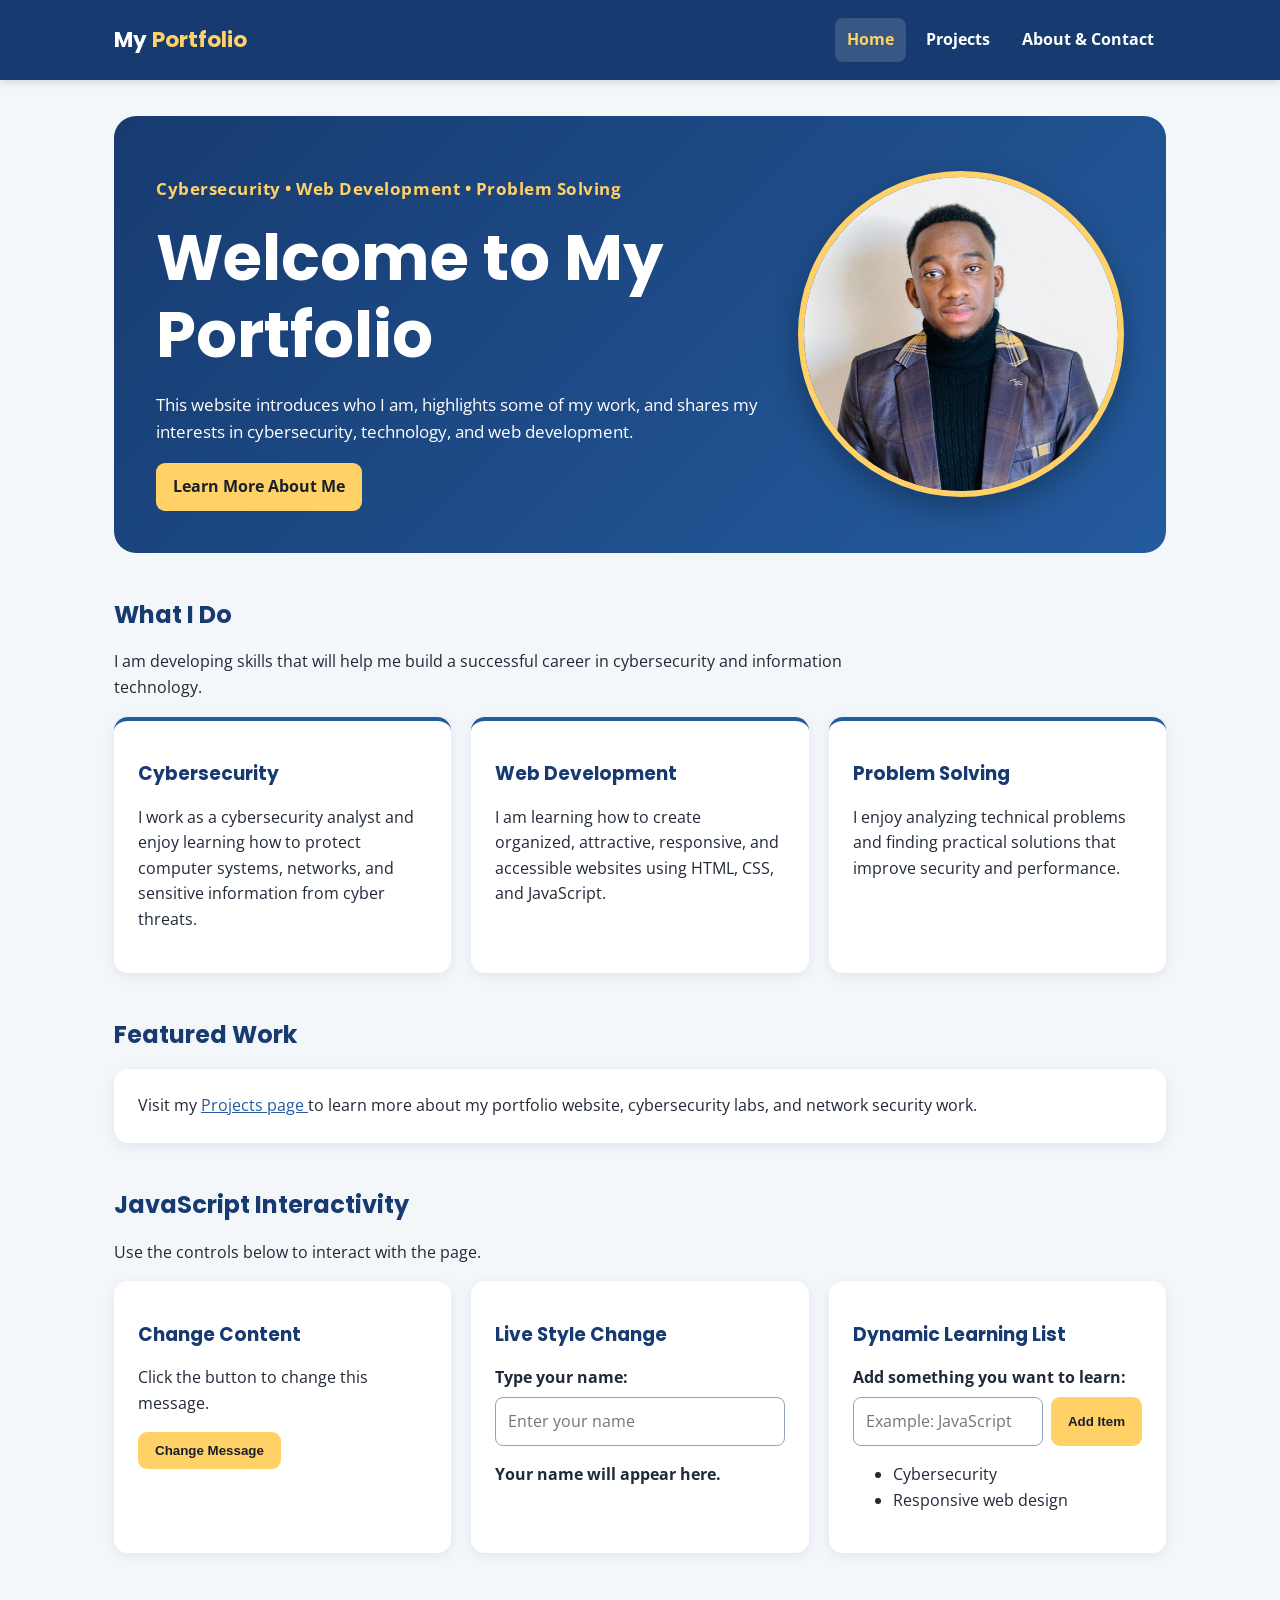
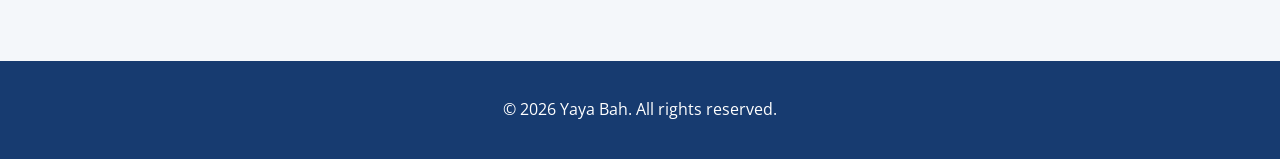
<file: index.html>
<!DOCTYPE html>
<html lang="en">
<head>
    <meta charset="UTF-8">
    <meta name="viewport" content="width=device-width, initial-scale=1.0">

    <title>Home | Yaya Bah Portfolio</title>

    <meta name="description"
          content="The personal portfolio website of cybersecurity student Yaya Bah.">

    <link rel="preconnect" href="https://fonts.googleapis.com">
    <link rel="preconnect"
          href="https://fonts.gstatic.com"
          crossorigin>

    <link href="https://fonts.googleapis.com/css2?family=Open+Sans:wght@400;600;700&family=Poppins:wght@600;700&display=swap"
          rel="stylesheet">

    <link rel="stylesheet" href="style.css">

    <script src="script.js" defer></script>
</head>

<body>

<a class="skip-link" href="#main-content">
    Skip to main content
</a>

<header>
    <div class="site-header">

        <p class="site-title">
            My <span>Portfolio</span>
        </p>

        <nav aria-label="Main navigation">

            <a href="index.html"
               class="active"
               aria-current="page">
                Home
            </a>

            <a href="projects.html">
                Projects
            </a>

            <a href="about.html">
                About &amp; Contact
            </a>

        </nav>

    </div>
</header>


<main id="main-content">

    <!-- HERO SECTION -->

    <section id="hero"
             aria-labelledby="hero-heading">

        <div class="hero-text">

            <p class="eyebrow">
                Cybersecurity • Web Development • Problem Solving
            </p>

            <h1 id="hero-heading">
                Welcome to My Portfolio
            </h1>

            <p>
                This website introduces who I am,
                highlights some of my work,
                and shares my interests in cybersecurity,
                technology, and web development.
            </p>

            <a class="button-link"
               href="about.html">
                Learn More About Me
            </a>

        </div>


        <!-- MY PHOTO -->

        <img src="me.jpeg"
             class="hero-photo"
             alt="Portrait of Yaya Bah">

    </section>


    <!-- SKILLS SECTION -->

    <section aria-labelledby="skills-heading">

        <h2 id="skills-heading">
            What I Do
        </h2>

        <p class="section-intro">
            I am developing skills that will help me
            build a successful career in cybersecurity
            and information technology.
        </p>


        <div class="feature-grid">

            <article class="feature-card">

                <h3>Cybersecurity</h3>

                <p>
                    I work as a cybersecurity analyst
                    and enjoy learning how to protect
                    computer systems, networks,
                    and sensitive information
                    from cyber threats.
                </p>

            </article>


            <article class="feature-card">

                <h3>Web Development</h3>

                <p>
                    I am learning how to create organized,
                    attractive, responsive, and accessible
                    websites using HTML, CSS, and JavaScript.
                </p>

            </article>


            <article class="feature-card">

                <h3>Problem Solving</h3>

                <p>
                    I enjoy analyzing technical problems
                    and finding practical solutions
                    that improve security and performance.
                </p>

            </article>

        </div>

    </section>


    <!-- FEATURED WORK -->

    <section aria-labelledby="featured-heading">

        <h2 id="featured-heading">
            Featured Work
        </h2>

        <p class="highlight">

            Visit my

            <a href="projects.html">
                Projects page
            </a>

            to learn more about my portfolio website,
            cybersecurity labs, and network security work.

        </p>

    </section>


    <!-- JAVASCRIPT SECTION -->

    <section id="interactive-demo"
             aria-labelledby="interactive-heading">

        <h2 id="interactive-heading">
            JavaScript Interactivity
        </h2>

        <p class="section-intro">
            Use the controls below to interact with the page.
        </p>


        <div class="interactive-grid">


            <!-- CHANGE MESSAGE -->

            <article class="interactive-card">

                <h3>Change Content</h3>

                <p id="welcome-message"
                   aria-live="polite">

                    Click the button to change this message.

                </p>

                <button id="change-message-button"
                        type="button">

                    Change Message

                </button>

            </article>


            <!-- NAME INTERACTION -->

            <article class="interactive-card">

                <h3>Live Style Change</h3>

                <label for="style-input">
                    Type your name:
                </label>

                <input id="style-input"
                       type="text"
                       placeholder="Enter your name">

                <p id="style-preview"
                   class="style-preview"
                   aria-live="polite">

                    Your name will appear here.

                </p>

            </article>


            <!-- DYNAMIC LIST -->

            <article class="interactive-card">

                <h3>Dynamic Learning List</h3>

                <label for="list-item-input">
                    Add something you want to learn:
                </label>


                <div class="list-controls">

                    <input id="list-item-input"
                           type="text"
                           placeholder="Example: JavaScript">

                    <button id="add-list-item-button"
                            type="button">

                        Add Item

                    </button>

                </div>


                <ul id="learning-list">

                    <li>Cybersecurity</li>

                    <li>Responsive web design</li>

                </ul>

            </article>

        </div>

    </section>

</main>


<footer>

    <p>
        &copy; 2026 Yaya Bah.
        All rights reserved.
    </p>

</footer>

</body>
</html>
</file>
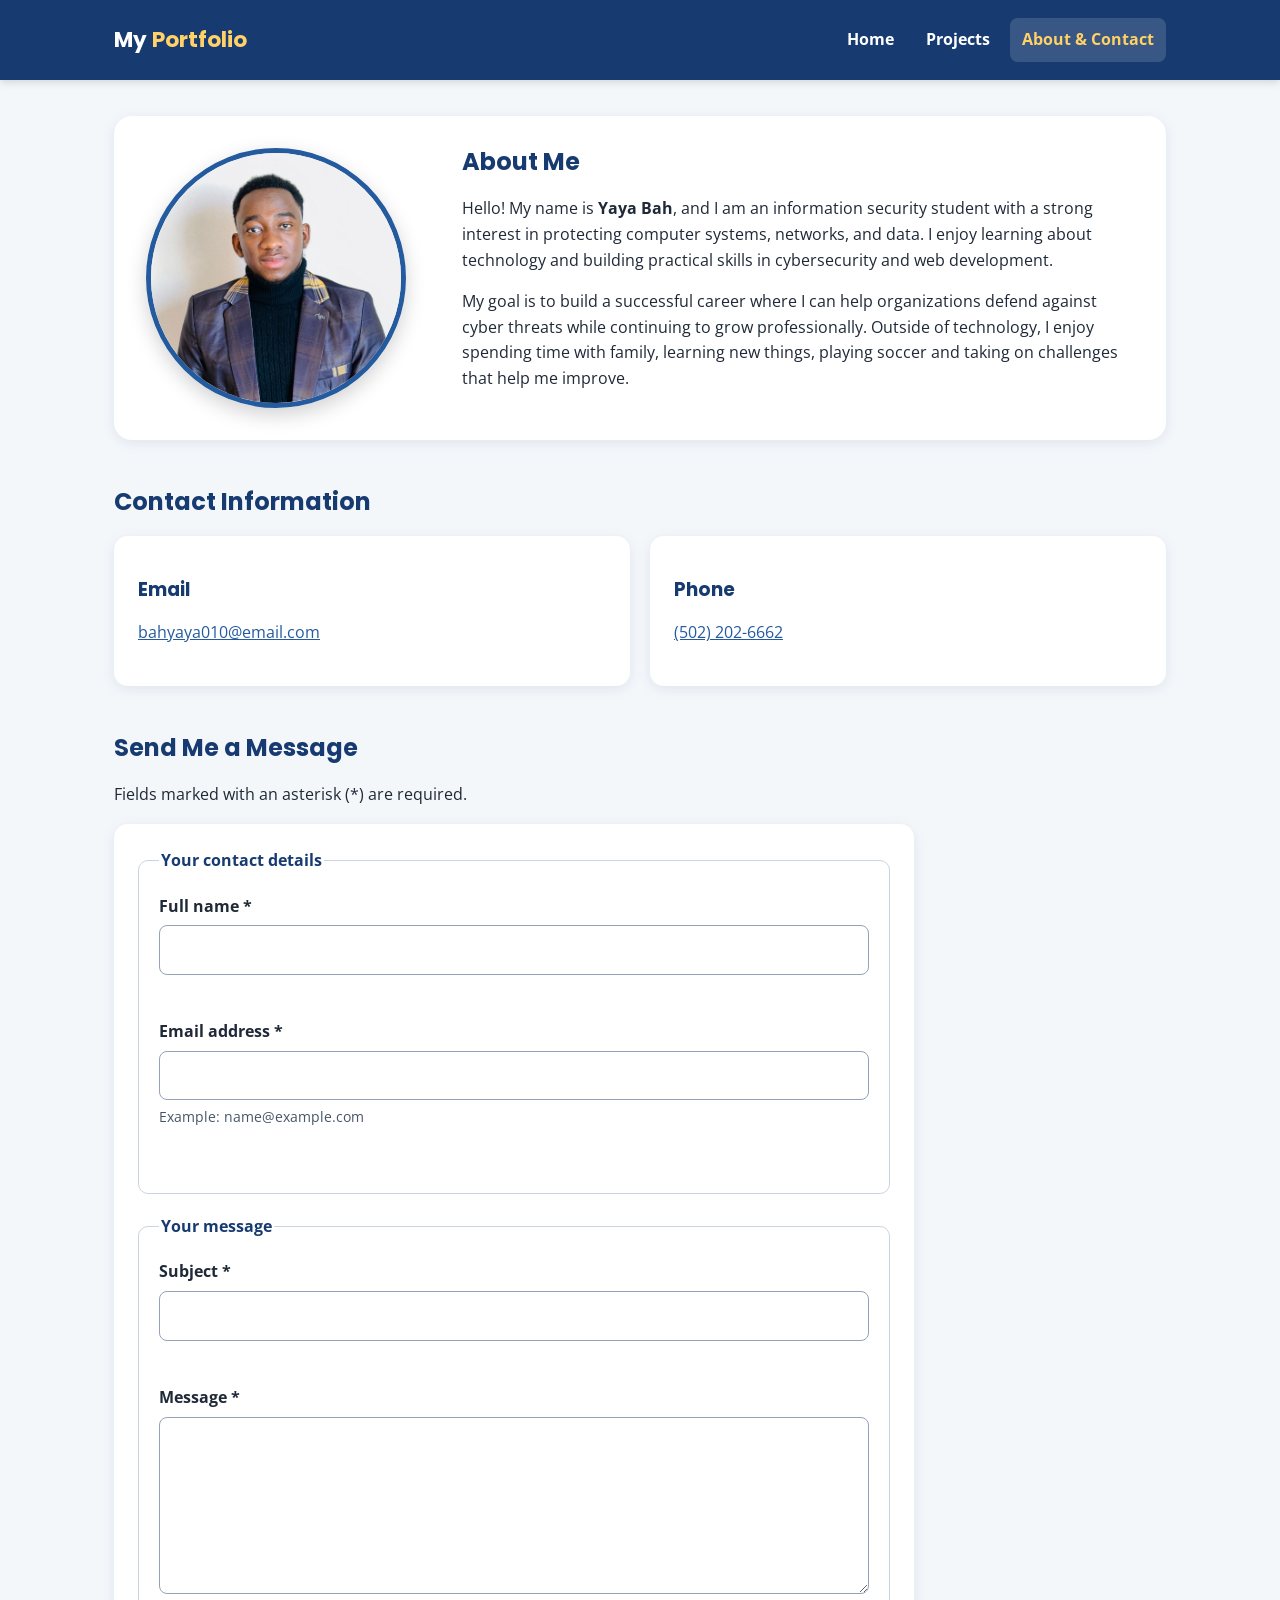
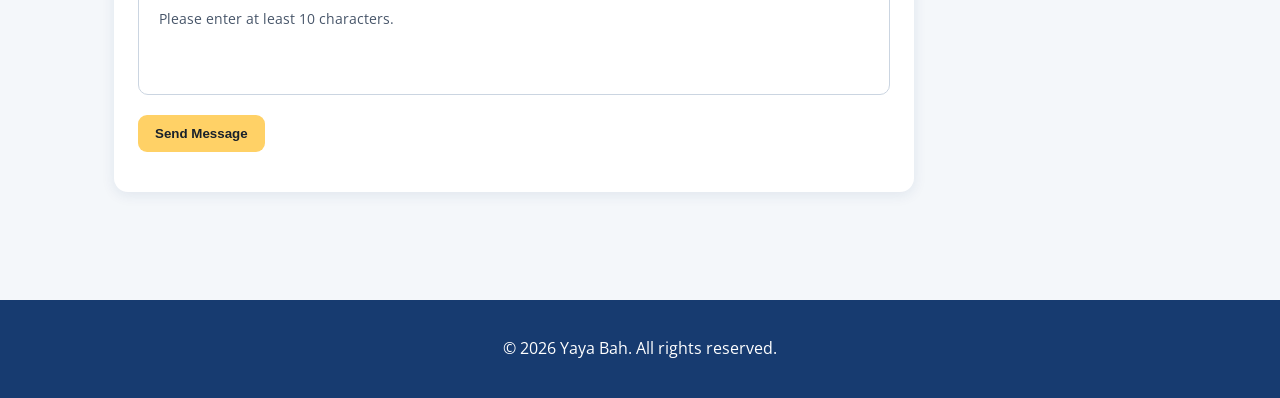
<file: about.html>
<!DOCTYPE html>
<html lang="en">

<head>

    <meta charset="UTF-8">

    <meta name="viewport"
          content="width=device-width, initial-scale=1.0">

    <title>
        About and Contact | Yaya Bah Portfolio
    </title>

    <meta name="description"
          content="Learn more about Yaya Bah and send an accessible contact message.">

    <link rel="preconnect"
          href="https://fonts.googleapis.com">

    <link rel="preconnect"
          href="https://fonts.gstatic.com"
          crossorigin>

    <link href="https://fonts.googleapis.com/css2?family=Open+Sans:wght@400;600;700&family=Poppins:wght@600;700&display=swap"
          rel="stylesheet">

    <link rel="stylesheet"
          href="style.css">

    <script src="script.js"
            defer>
    </script>

</head>


<body>


<a class="skip-link"
   href="#main-content">

    Skip to main content

</a>


<header>

    <div class="site-header">

        <p class="site-title">

            My <span>Portfolio</span>

        </p>


        <nav aria-label="Main navigation">

            <a href="index.html">
                Home
            </a>

            <a href="projects.html">
                Projects
            </a>

            <a href="about.html"
               class="active"
               aria-current="page">

                About &amp; Contact

            </a>

        </nav>

    </div>

</header>


<main id="main-content">


    <!-- ABOUT ME -->

    <section id="about-section"
             aria-labelledby="about-heading">


        <div class="profile-wrap">

            <img src="me.jpeg"
                 class="profile-pic"
                 alt="Portrait of Yaya Bah">

        </div>


        <div class="about-text">

            <h1 id="about-heading">
                About Me
            </h1>

            <p>

                Hello! My name is
                <strong>Yaya Bah</strong>,
                and I am an information security student
                with a strong interest in protecting
                computer systems, networks, and data.

                I enjoy learning about technology
                and building practical skills
                in cybersecurity and web development.

            </p>


            <p>

                My goal is to build a successful career
                where I can help organizations defend
                against cyber threats while continuing
                to grow professionally.

                Outside of technology,
                I enjoy spending time with family,
                learning new things, playing soccer
                and taking on challenges
                that help me improve.

            </p>

        </div>

    </section>


    <!-- CONTACT INFORMATION -->

    <section aria-labelledby="contact-info-heading">

        <h2 id="contact-info-heading">
            Contact Information
        </h2>


        <div class="contact-grid">


            <article class="contact-card">

                <h3>Email</h3>

                <p>

                    <a href="mailto:bahyaya010@email.com">

                        bahyaya010@email.com

                    </a>

                </p>

            </article>


            <article class="contact-card">

                <h3>Phone</h3>

                <p>

                    <a href="tel:+15022026662">

                        (502) 202-6662

                    </a>

                </p>

            </article>


        </div>

    </section>


    <!-- CONTACT FORM -->

    <section aria-labelledby="form-heading">

        <h2 id="form-heading">
            Send Me a Message
        </h2>

        <p>
            Fields marked with an asterisk (*) are required.
        </p>


        <form id="contact-form"
              action="#"
              method="post"
              novalidate>


            <fieldset>

                <legend>
                    Your contact details
                </legend>


                <div class="form-group">

                    <label for="name">

                        Full name
                        <span aria-hidden="true">*</span>

                    </label>

                    <input id="name"
                           name="name"
                           type="text"
                           autocomplete="name"
                           required
                           aria-describedby="name-error">

                    <p class="error-message"
                       id="name-error"
                       aria-live="polite">
                    </p>

                </div>


                <div class="form-group">

                    <label for="email">

                        Email address
                        <span aria-hidden="true">*</span>

                    </label>


                    <input id="email"
                           name="email"
                           type="email"
                           autocomplete="email"
                           required
                           aria-describedby="email-hint email-error">


                    <p class="field-hint"
                       id="email-hint">

                        Example: name@example.com

                    </p>


                    <p class="error-message"
                       id="email-error"
                       aria-live="polite">
                    </p>

                </div>

            </fieldset>


            <fieldset>

                <legend>
                    Your message
                </legend>


                <div class="form-group">

                    <label for="subject">

                        Subject
                        <span aria-hidden="true">*</span>

                    </label>

                    <input id="subject"
                           name="subject"
                           type="text"
                           required
                           aria-describedby="subject-error">


                    <p class="error-message"
                       id="subject-error"
                       aria-live="polite">
                    </p>

                </div>


                <div class="form-group">

                    <label for="message">

                        Message
                        <span aria-hidden="true">*</span>

                    </label>


                    <textarea id="message"
                              name="message"
                              rows="6"
                              required
                              minlength="10"
                              aria-describedby="message-hint message-error">
                    </textarea>


                    <p class="field-hint"
                       id="message-hint">

                        Please enter at least 10 characters.

                    </p>


                    <p class="error-message"
                       id="message-error"
                       aria-live="polite">
                    </p>

                </div>

            </fieldset>


            <button type="submit">

                Send Message

            </button>


            <p id="form-status"
               class="form-status"
               role="status"
               aria-live="polite">
            </p>


        </form>

    </section>

</main>

<footer>

    <p>
        &copy; 2026 Yaya Bah.
        All rights reserved.
    </p>

</footer>

</body>

</html>
</file>
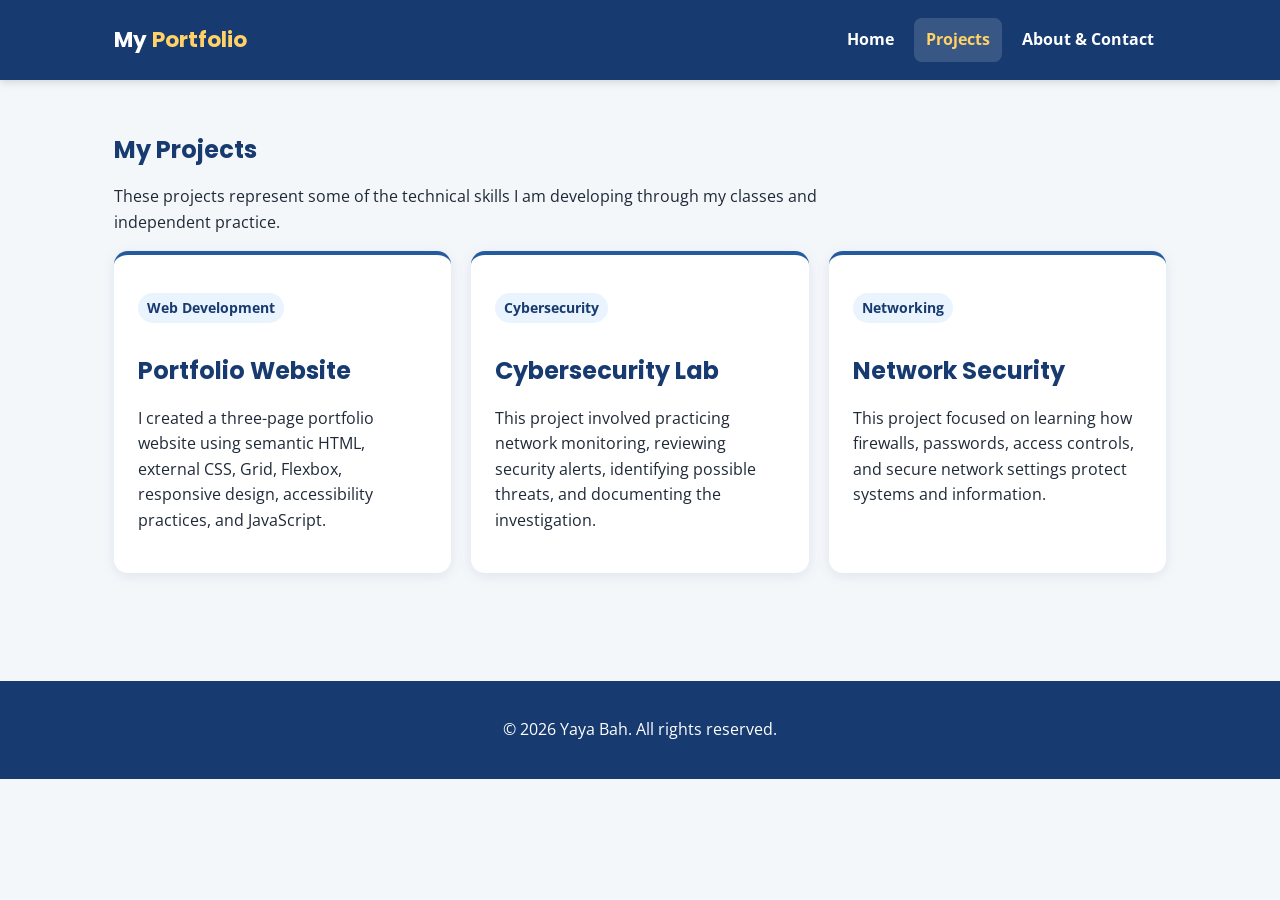
<file: projects.html>
<!DOCTYPE html>
<html lang="en">

<head>

    <meta charset="UTF-8">

    <meta name="viewport"
          content="width=device-width, initial-scale=1.0">

    <title>
        Projects | Yaya Bah Portfolio
    </title>

    <meta name="description"
          content="Cybersecurity and web development projects completed by Yaya Bah.">

    <link rel="preconnect"
          href="https://fonts.googleapis.com">

    <link rel="preconnect"
          href="https://fonts.gstatic.com"
          crossorigin>

    <link href="https://fonts.googleapis.com/css2?family=Open+Sans:wght@400;600;700&family=Poppins:wght@600;700&display=swap"
          rel="stylesheet">

    <link rel="stylesheet"
          href="style.css">

</head>


<body>


<a class="skip-link"
   href="#main-content">

    Skip to main content

</a>


<header>

    <div class="site-header">

        <p class="site-title">

            My <span>Portfolio</span>

        </p>


        <nav aria-label="Main navigation">

            <a href="index.html">
                Home
            </a>

            <a href="projects.html"
               class="active"
               aria-current="page">

                Projects

            </a>

            <a href="about.html">
                About &amp; Contact
            </a>

        </nav>

    </div>

</header>


<main id="main-content">


    <section aria-labelledby="projects-heading">


        <h1 id="projects-heading">
            My Projects
        </h1>


        <p class="section-intro">

            These projects represent some of
            the technical skills I am developing
            through my classes and independent practice.

        </p>


        <div class="project-grid">


            <article class="project-card">

                <p class="project-label">
                    Web Development
                </p>

                <h2>
                    Portfolio Website
                </h2>

                <p>

                    I created a three-page portfolio website
                    using semantic HTML, external CSS,
                    Grid, Flexbox, responsive design,
                    accessibility practices, and JavaScript.

                </p>

            </article>


            <article class="project-card">

                <p class="project-label">
                    Cybersecurity
                </p>

                <h2>
                    Cybersecurity Lab
                </h2>

                <p>

                    This project involved practicing
                    network monitoring, reviewing security alerts,
                    identifying possible threats,
                    and documenting the investigation.

                </p>

            </article>


            <article class="project-card">

                <p class="project-label">
                    Networking
                </p>

                <h2>
                    Network Security
                </h2>

                <p>

                    This project focused on learning
                    how firewalls, passwords,
                    access controls, and secure network
                    settings protect systems and information.

                </p>

            </article>


        </div>

    </section>


</main>

<footer>

    <p>
        &copy; 2026 Yaya Bah.
        All rights reserved.
    </p>

</footer>


</body>

</html>
</file>
<file: style.css>
:root {

    --navy: #173b70;

    --blue: #245b9e;

    --light-blue: #eaf4ff;

    --gold: #ffd166;

    --light-gold: #fff4cc;

    --white: #ffffff;

    --light-gray: #f4f7fa;

    --dark-text: #1f2937;

    --error: #a11212;
}


* {
    box-sizing: border-box;
}


html {
    scroll-behavior: smooth;
}


body {

    margin: 0;

    font-family: "Open Sans",
                 Arial,
                 sans-serif;

    line-height: 1.6;

    color: var(--dark-text);

    background: var(--light-gray);
}


h1,
h2,
h3 {

    font-family: "Poppins",
                 Arial,
                 sans-serif;

    line-height: 1.2;

    color: var(--navy);
}


a {
    color: var(--blue);
}


/* ACCESSIBILITY */

a:focus-visible,
button:focus-visible,
input:focus-visible,
textarea:focus-visible {

    outline: 3px solid var(--gold);

    outline-offset: 3px;
}


.skip-link {

    position: absolute;

    left: -9999px;

    top: 8px;

    background: var(--navy);

    color: white;

    padding: 10px 14px;

    z-index: 1000;
}


.skip-link:focus {
    left: 8px;
}


/* HEADER */

header {

    background: var(--navy);

    color: white;

    box-shadow:
        0 2px 8px rgba(0, 0, 0, 0.15);
}


.site-header {

    max-width: 1100px;

    margin: auto;

    padding: 18px 24px;

    display: flex;

    align-items: center;

    justify-content: space-between;

    gap: 24px;
}


.site-title {

    margin: 0;

    font-family: "Poppins", sans-serif;

    font-size: 1.35rem;

    font-weight: 700;
}


.site-title span {
    color: var(--gold);
}


nav {

    display: flex;

    gap: 8px;

    flex-wrap: wrap;
}


nav a {

    color: white;

    text-decoration: none;

    font-weight: 700;

    padding: 9px 12px;

    border-radius: 8px;
}


nav a:hover,
nav a.active {

    background:
        rgba(255, 255, 255, 0.14);

    color: var(--gold);
}


/* MAIN CONTENT */

main {

    max-width: 1100px;

    margin: auto;

    padding: 36px 24px 60px;
}


section {
    margin-bottom: 48px;
}


.section-intro {
    max-width: 760px;
}


/* HOME HERO */

#hero {

    min-height: 430px;

    background:
        linear-gradient(
            135deg,
            var(--navy),
            var(--blue)
        );

    color: white;

    border-radius: 22px;

    padding: 42px;

    display: grid;

    grid-template-columns:
        1.3fr 0.7fr;

    align-items: center;

    gap: 36px;

    overflow: hidden;
}


#hero h1 {

    color: white;

    font-size:
        clamp(2.2rem, 5vw, 4rem);

    margin:
        8px 0 16px;
}


#hero p {

    font-size: 1.08rem;

    max-width: 650px;
}


.eyebrow {

    color: var(--gold);

    font-weight: 700;

    letter-spacing: 0.03em;
}


/* HOME PAGE PHOTO */

.hero-photo {

    width: min(100%, 330px);

    aspect-ratio: 1 / 1;

    object-fit: cover;

    object-position: center 20%;

    border-radius: 50%;

    border:
        6px solid var(--gold);

    box-shadow:
        0 12px 30px
        rgba(0, 0, 0, 0.28);

    justify-self: center;
}


/* BUTTON */

.button-link,
button {

    display: inline-block;

    border: 0;

    border-radius: 9px;

    background: var(--gold);

    color: #18202b;

    font-weight: 700;

    padding: 11px 17px;

    text-decoration: none;

    cursor: pointer;
}


.button-link:hover,
button:hover {

    filter: brightness(0.96);
}


/* CARDS */

.feature-grid,
.project-grid,
.interactive-grid,
.contact-grid {

    display: grid;

    grid-template-columns:
        repeat(3, 1fr);

    gap: 20px;
}


.contact-grid {

    grid-template-columns:
        repeat(2, 1fr);
}


.feature-card,
.project-card,
.interactive-card,
.contact-card,
form,
.highlight {

    background: white;

    border-radius: 14px;

    padding: 24px;

    box-shadow:
        0 3px 14px
        rgba(23, 59, 112, 0.09);
}


.feature-card,
.project-card {

    border-top:
        4px solid var(--blue);
}


.project-label {

    display: inline-block;

    background: var(--light-blue);

    color: var(--navy);

    padding: 4px 9px;

    border-radius: 999px;

    font-size: 0.86rem;

    font-weight: 700;
}


/* ABOUT SECTION */

#about-section {

    background: white;

    border-radius: 18px;

    padding: 32px;

    display: grid;

    grid-template-columns:
        280px 1fr;

    align-items: center;

    gap: 36px;

    box-shadow:
        0 3px 14px
        rgba(23, 59, 112, 0.09);
}


/* ABOUT PAGE PHOTO */

.profile-pic {

    width: 260px;

    height: 260px;

    display: block;

    object-fit: cover;

    object-position: center 18%;

    border-radius: 50%;

    border:
        5px solid var(--blue);

    box-shadow:
        0 7px 20px
        rgba(0, 0, 0, 0.18);
}


.about-text h1 {
    margin-top: 0;
}


/* FORM */

form {
    max-width: 800px;
}


fieldset {

    border:
        1px solid #cbd5e1;

    border-radius: 10px;

    margin:
        0 0 20px;

    padding: 20px;
}


legend {

    font-weight: 700;

    color: var(--navy);
}


.form-group {
    margin-bottom: 18px;
}


label {

    display: block;

    font-weight: 700;

    margin-bottom: 6px;
}


input,
textarea {

    width: 100%;

    font: inherit;

    padding: 11px 12px;

    border:
        1px solid #94a3b8;

    border-radius: 8px;

    background: white;
}


.field-hint {

    margin:
        5px 0 0;

    font-size: 0.9rem;

    color: #475569;
}


.error-message {

    min-height: 1.4em;

    margin:
        4px 0 0;

    color: var(--error);

    font-weight: 600;
}


.form-status {
    font-weight: 700;
}


/* JAVASCRIPT SECTION */

.list-controls {

    display: flex;

    gap: 8px;
}


.list-controls input {
    flex: 1;
}


.style-preview {

    min-height: 2em;

    font-weight: 700;
}


/* FOOTER */

footer {

    text-align: center;

    background: var(--navy);

    color: white;

    padding: 20px;
}


/* TABLET AND MOBILE */

@media (max-width: 800px) {

    .site-header {

        flex-direction: column;

        align-items: flex-start;
    }


    #hero {

        grid-template-columns: 1fr;

        text-align: center;

        padding: 30px 22px;
    }


    .hero-photo {

        width: 240px;

        grid-row: 1;
    }


    .feature-grid,
    .project-grid,
    .interactive-grid,
    .contact-grid {

        grid-template-columns: 1fr;
    }


    #about-section {

        grid-template-columns: 1fr;

        text-align: center;
    }


    .profile-pic {

        margin: auto;

        width: 220px;

        height: 220px;
    }
}


/* SMALL PHONES */

@media (max-width: 480px) {

    main {

        padding:
            24px 16px 40px;
    }


    nav {

        flex-direction: column;

        width: 100%;
    }

    nav a {
        width: 100%;
    }


    .list-controls {
        flex-direction: column;
    }
}
</file>
